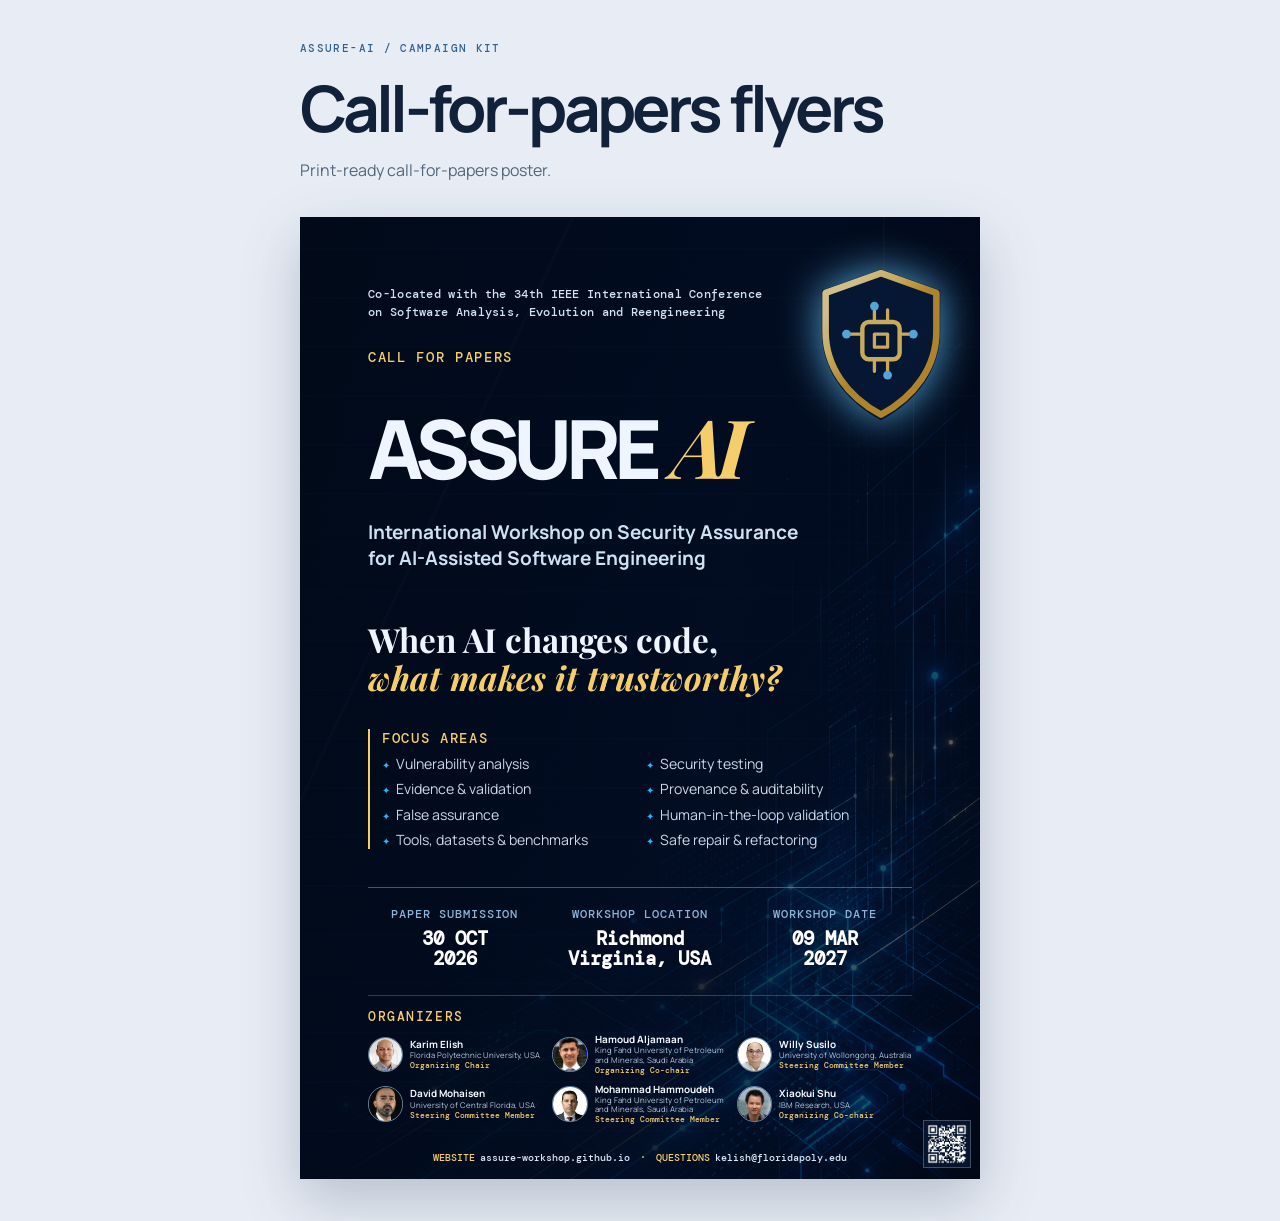
<file: flyers/index.html>
<!doctype html>
<html lang="en">
<head>
  <meta charset="utf-8">
  <meta name="viewport" content="width=device-width, initial-scale=1">
  <meta name="description" content="ASSURE-AI 2027 call-for-papers campaign flyers.">
  <title>ASSURE-AI 2027 — Campaign Flyers</title>
  <link rel="stylesheet" href="flyers.css">
</head>
<body>
  <main>
    <header class="campaign-intro">
      <p class="overline">ASSURE-AI / Campaign kit</p>
      <h1>Call-for-papers flyers</h1>
      <p>Print-ready call-for-papers poster.</p>
    </header>

    <section class="artboard poster" aria-label="A4 print poster">
      <div class="visual"></div><div class="mesh"></div>
      <div class="poster-content">
        <p class="saner-full">Co-located with the 34th IEEE International Conference<br>on Software Analysis, Evolution and Reengineering</p>
        <p class="issue">CALL FOR PAPERS</p>
        <h2>ASSURE <i>AI</i></h2>
        <p class="deck">International Workshop on Security Assurance for AI-Assisted Software Engineering</p>
        <div class="question">When AI changes code,<br><strong>what makes it trustworthy?</strong></div>
        <section class="focus-areas" aria-label="Focus areas">
          <p>Focus areas</p>
          <ul>
            <li>Vulnerability analysis</li>
            <li>Security testing</li>
            <li>Evidence &amp; validation</li>
            <li>Provenance &amp; auditability</li>
            <li>False assurance</li>
            <li>Human-in-the-loop validation</li>
            <li>Tools, datasets &amp; benchmarks</li>
            <li>Safe repair &amp; refactoring</li>
          </ul>
        </section>
        <section class="bottom-panel" aria-label="Workshop organizers and website">
          <div class="event-details">
            <div class="event-submission">
              <p>Paper submission</p>
              <strong>30 OCT<br>2026</strong>
            </div>
            <div class="event-location">
              <p>Workshop location</p>
              <strong>Richmond<br>Virginia, USA</strong>
            </div>
            <div class="event-date">
              <p>Workshop date</p>
              <strong>09 MAR<br>2027</strong>
            </div>
          </div>
          <div class="bottom-lower">
            <div class="organizers">
              <p>Organizers</p>
              <div class="organizer-grid">
                <article class="organizer-card"><img src="assets/organizers/karim.png" alt="Karim Elish"><div><strong>Karim Elish</strong><span>Florida Polytechnic University, USA</span><em>Organizing Chair</em></div></article>
                <article class="organizer-card"><img src="assets/organizers/hamoud.png" alt="Hamoud Aljamaan"><div><strong>Hamoud Aljamaan</strong><span>King Fahd University of Petroleum and Minerals, Saudi Arabia</span><em>Organizing Co-chair</em></div></article>
                <article class="organizer-card"><img src="assets/organizers/willy.png" alt="Willy Susilo"><div><strong>Willy Susilo</strong><span>University of Wollongong, Australia</span><em>Steering Committee Member</em></div></article>
                <article class="organizer-card"><img src="assets/organizers/david.png" alt="David Mohaisen"><div><strong>David Mohaisen</strong><span>University of Central Florida, USA</span><em>Steering Committee Member</em></div></article>
                <article class="organizer-card"><img src="assets/organizers/hammoudeh.png" alt="Mohammad Hammoudeh"><div><strong>Mohammad Hammoudeh</strong><span>King Fahd University of Petroleum and Minerals, Saudi Arabia</span><em>Steering Committee Member</em></div></article>
                <article class="organizer-card"><img src="assets/organizers/xiaokui.png" alt="Xiaokui Shu"><div><strong>Xiaokui Shu</strong><span>IBM Research, USA</span><em>Organizing Co-chair</em></div></article>
              </div>
            </div>
          </div>
        </section>
      </div>
      <p class="workshop-contact">
        <span class="contact-item"><b>Website</b><a href="https://assure-workshop.github.io">assure-workshop.github.io</a></span>
        <span>·</span>
        <span class="contact-item"><b>Questions</b><a href="mailto:kelish@floridapoly.edu">kelish@floridapoly.edu</a></span>
      </p>
      <a class="workshop-qr" href="https://assure-workshop.github.io" aria-label="Visit the ASSURE-AI workshop website">
        <img src="assets/workshop-website-qr-white.png" alt="QR code for the ASSURE-AI workshop website">
      </a>
    </section>

  </main>
</body>
</html>
</file>
<file: flyers/flyers.css>
@import url('https://fonts.googleapis.com/css2?family=DM+Mono:wght@400;500&family=Manrope:wght@500;700;800&family=Playfair+Display:ital,wght@0,700;1,700&display=swap');

:root { --ink:#eef5ff; --blue:#06152d; --gold:#f5cd6b; --cyan:#29b7ff; }
* { box-sizing:border-box; }
body { margin:0; background:#e8edf5; color:#12213a; font-family:Manrope,Arial,sans-serif; }
main { max-width:1450px; margin:auto; padding:42px; display:flex; flex-direction:column; align-items:center; gap:36px; }
.campaign-intro { width:min(100%,680px); }
.campaign-intro p { margin:0; color:#52657e; }.campaign-intro h1 { margin:.12em 0; font-size:clamp(2rem,5vw,4rem); letter-spacing:-.06em; }
.overline,.issue,.kicker { font:500 .71rem/1.3 "DM Mono",monospace; letter-spacing:.12em; text-transform:uppercase; }
.overline { color:#316194!important; }
.artboard { position:relative; overflow:hidden; isolation:isolate; color:var(--ink); background:var(--blue); box-shadow:0 22px 55px #1c34513c; }
.visual { position:absolute; inset:0; background-image:linear-gradient(100deg,rgba(1,10,25,.98) 2%,rgba(2,13,35,.91) 58%,rgba(2,10,28,.56) 100%),url('assets/blueprint-backdrop.png'); background-size:cover; background-position:center; z-index:-2; }
.mesh { position:absolute; inset:0; z-index:-1; opacity:.22; background:linear-gradient(115deg,transparent 24%,#4ebeff1c 24.1%,transparent 24.4%),repeating-linear-gradient(0deg,transparent 0 47px,#52b6ff0c 48px 49px); mix-blend-mode:screen; }
.poster { grid-row:span 2; width:min(100%,680px); aspect-ratio:210/297; justify-self:center; container-type:inline-size; }
.poster::after { content:""; position:absolute; z-index:-1; width:25%; aspect-ratio:1; right:2%; top:4.5%; background:url('assets/assure-ai-icon.svg') center/contain no-repeat; opacity:.82; filter:drop-shadow(0 0 20px #64c7ff); pointer-events:none; }
.poster-content { height:100%; padding:9% 10% 6%; display:flex; flex-direction:column; }.kicker { margin:0; color:#9fc6e6; display:flex; align-items:center; gap:9px; font-size:clamp(.86rem,2.05cqw,1rem); }.kicker span{width:22px;height:2px;background:var(--gold);display:inline-block}.saner-full{max-width:42em;margin:8px 0 0;color:#d0e3f5;font:500 clamp(.75rem,1.7cqw,.92rem)/1.45 "DM Mono",monospace;letter-spacing:.025em}.issue { color:var(--gold); margin:5% 0 0; font-size:clamp(.86rem,2.05cqw,1rem); }
.poster h2 { position:relative; top:8px; margin:.48em 0 0; font-size:clamp(3.6rem,12cqw,5.25rem); line-height:.8; letter-spacing:-.08em; font-weight:800; } h2 i { font-family:"Playfair Display",serif; font-weight:700; color:var(--gold); letter-spacing:-.1em; margin-left:.08em; }
.poster .deck { max-width:23em; margin:2.5em 0 0; font-size:clamp(1.12rem,2.8cqw,1.38rem); line-height:1.36; font-weight:700; color:#cde1f5; }.poster .question { margin-top:9%; font:700 clamp(1.72rem,4.9cqw,2.35rem)/1.13 "Playfair Display",serif; }.question strong,.big-line strong,.x-bottom strong { color:var(--gold); font-style:italic; }
.poster .copy { max-width:28em; margin:6% 0 0; font-size:clamp(1rem,2.35cqw,1.15rem); line-height:1.45; color:#bfd0e3; }.focus-areas{margin-top:6%;max-width:33em;border-left:2px solid var(--gold);padding-left:12px}.focus-areas p{margin:0 0 8px;color:var(--gold);font:500 clamp(.86rem,2.05cqw,1rem) "DM Mono",monospace;letter-spacing:.12em;text-transform:uppercase}.focus-areas ul{display:grid;grid-template-columns:1fr 1fr;gap:7px 14px;margin:0;padding:0;list-style:none}.focus-areas li{font-size:clamp(.88rem,2.05cqw,.98rem);line-height:1.3;color:#c9d9e8}.focus-areas li::before{content:"✦";color:var(--cyan);font-size:.72em;margin-right:6px}.bottom-panel{display:flex;flex:1;flex-direction:column;min-height:0;margin-top:7%;padding-top:18px;border-top:1px solid #a7c5df68}.event-details{display:grid;grid-template-columns:repeat(3,minmax(0,1fr));gap:12px;align-items:start}.event-details p{margin:0 0 7px;color:#8bb4d7;font:500 clamp(.76rem,1.7cqw,.9rem) "DM Mono",monospace;letter-spacing:.08em;text-transform:uppercase}.event-details strong{display:block;color:#fff;font:700 clamp(1.15rem,2.75cqw,1.48rem)/1.08 "DM Mono",monospace}.event-details small{display:block;margin-top:7px;color:#b9c9d8;font-size:clamp(.7rem,1.5cqw,.8rem);line-height:1.3}.bottom-lower{margin-top:auto;padding-top:12px;border-top:1px solid #a7c5df45}.organizers p{margin:0 0 9px;color:var(--gold);font:500 clamp(.82rem,1.85cqw,.96rem) "DM Mono",monospace;letter-spacing:.12em;text-transform:uppercase}.organizers ul{display:grid;grid-template-columns:1fr;gap:7px;margin:0;padding:0;list-style:none}.organizers li{font-size:clamp(.66rem,1.45cqw,.78rem);line-height:1.35;color:#d0e0ef}.organizers li::before{content:"·";color:var(--cyan);font-weight:700;margin-right:5px}.organizers li strong{color:#f0f6fc;font-weight:700}.organizers li span{color:#afc4d6}.side-label{position:absolute;right:1.5%;bottom:5%;writing-mode:vertical-rl;font:500 clamp(.72rem,1.55cqw,.84rem) "DM Mono",monospace;letter-spacing:.1em;color:#b9cde0a3}
.linkedin { width:min(100%,680px); aspect-ratio:1/1; }.social-content,.story-content{height:100%;padding:9%;display:flex;flex-direction:column}.social-content h2{font-size:clamp(4rem,11vw,7rem)}.big-line{font:700 clamp(1.5rem,3.5vw,2.6rem)/1.12 "Playfair Display",serif;margin:10% 0 0}.date-pill{margin-top:auto;display:flex;align-items:baseline;gap:8px;padding:11px 0;border-top:1px solid #abc8df70;border-bottom:1px solid #abc8df70}.date-pill b{font:500 clamp(.98rem,2vw,1.5rem) "DM Mono",monospace;color:white}.date-pill em{font:.65rem "DM Mono",monospace;color:var(--gold);font-style:normal}.tiny{font-size:.62rem;line-height:1.65;color:#b5c6d7;margin:16px 0 0}
.x-card { grid-column:1/-1; aspect-ratio:1.91/1; }.x-card .visual{background-position:center 58%}.x-content{height:100%;padding:6% 7%;display:flex;flex-direction:column}.x-content h2{font-size:clamp(3.2rem,8vw,7rem)}.x-content .deck{margin-top:1em;max-width:34em}.x-bottom{display:flex;align-items:end;justify-content:space-between;gap:2em;margin-top:auto}.x-bottom p{margin:0;font:700 clamp(1.2rem,3vw,2.5rem)/1.08 "Playfair Display",serif}.x-bottom .date-pill{margin:0;min-width:200px;display:grid;gap:4px;border-bottom:0}.x-bottom .date-pill b{font-size:1rem}
.story { width:min(100%,460px); justify-self:center; aspect-ratio:9/16; }.story .visual{background-position:57% center}.story-content{padding:12% 10%}.story h2{font-size:clamp(4rem,13vw,6rem)}.story .big-line{margin-top:20%}.story .date-pill{margin-top:auto;display:grid;gap:5px}.story .date-pill b{font-size:1.5rem;line-height:1}
.event-submission,
.event-location,
.event-date { text-align:center; }

.organizer-grid { display:grid; grid-template-columns:repeat(3,minmax(0,1fr)); gap:9px; }
.organizer-card { display:flex; align-items:center; gap:7px; min-width:0; }
.organizer-card img { flex:0 0 auto; width:clamp(30px,5.2cqw,38px); aspect-ratio:1; object-fit:cover; border-radius:50%; border:1px solid #93cbe8a8; }
.organizer-card div { display:grid; min-width:0; gap:1px; }
.organizer-card strong { color:#f3f8fd; font-size:clamp(.62rem,1.35cqw,.73rem); line-height:1.12; }
.organizer-card span { color:#b6cadb; font-size:clamp(.49rem,1.03cqw,.58rem); line-height:1.18; }
.organizer-card em { color:var(--gold); font:500 clamp(.48rem,.98cqw,.56rem)/1.16 "DM Mono",monospace; font-style:normal; }
.workshop-contact { position:absolute; right:10%; bottom:1.3%; left:10%; z-index:2; display:flex; justify-content:center; gap:8px; margin:0; color:#b9d7ec; font:500 clamp(.48rem,1.02cqw,.58rem)/1.2 "DM Mono",monospace; white-space:nowrap; }
.workshop-contact a { color:#d7e8f7; text-decoration:none; }
.workshop-contact span { color:var(--gold); }
.bottom-panel { padding-bottom:2.5%; }
.workshop-contact { bottom:1.6%; gap:10px; font-size:clamp(.6rem,1.25cqw,.72rem); }
.workshop-contact .contact-item { display:inline-flex; gap:5px; color:#d7e8f7; }
.workshop-contact .contact-item b { color:var(--gold); font-weight:500; text-transform:uppercase; }
.workshop-qr { position:absolute; right:1.4%; bottom:1.25%; z-index:2; display:block; width:clamp(36px,6.8cqw,46px); padding:3px; background:#06152d; line-height:0; box-shadow:0 0 0 1px #d7e8f74d; }
.workshop-qr img { display:block; width:100%; height:auto; }

@media(max-width:820px){main{display:block;padding:18px}.campaign-intro{margin:0 0 30px}.artboard{margin:0 auto 28px}.poster{max-width:510px}.x-card{aspect-ratio:1.35/1}.x-bottom{align-items:start;flex-direction:column}.x-bottom .date-pill{margin-top:10px}.poster-footer{font-size:.62rem}}
@media print { @page{size:680px 961px;margin:0}*{-webkit-print-color-adjust:exact;print-color-adjust:exact}body{background:white}main{display:block;padding:0}.campaign-intro{display:none}.artboard{box-shadow:none;break-after:page;margin:0}.poster{width:680px;height:961px;aspect-ratio:auto}.linkedin,.x-card,.story{display:none} }
</file>
